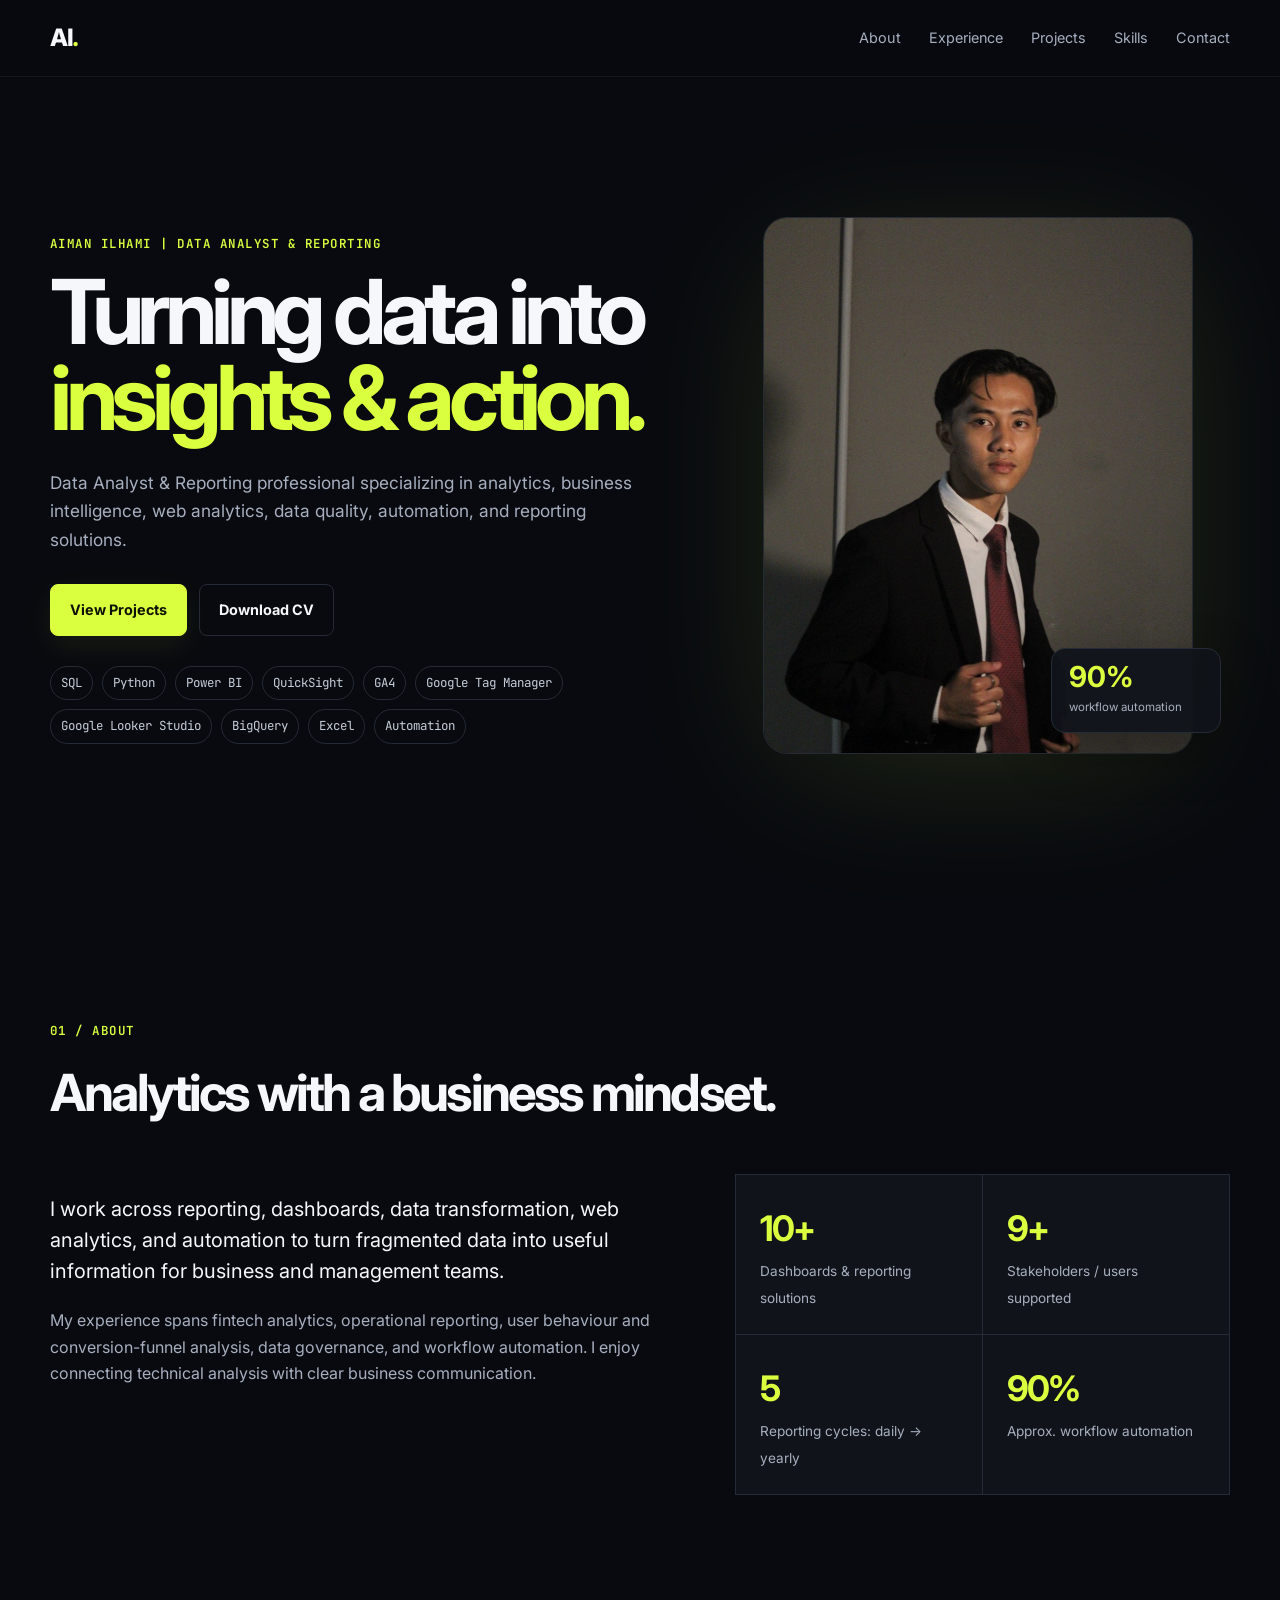
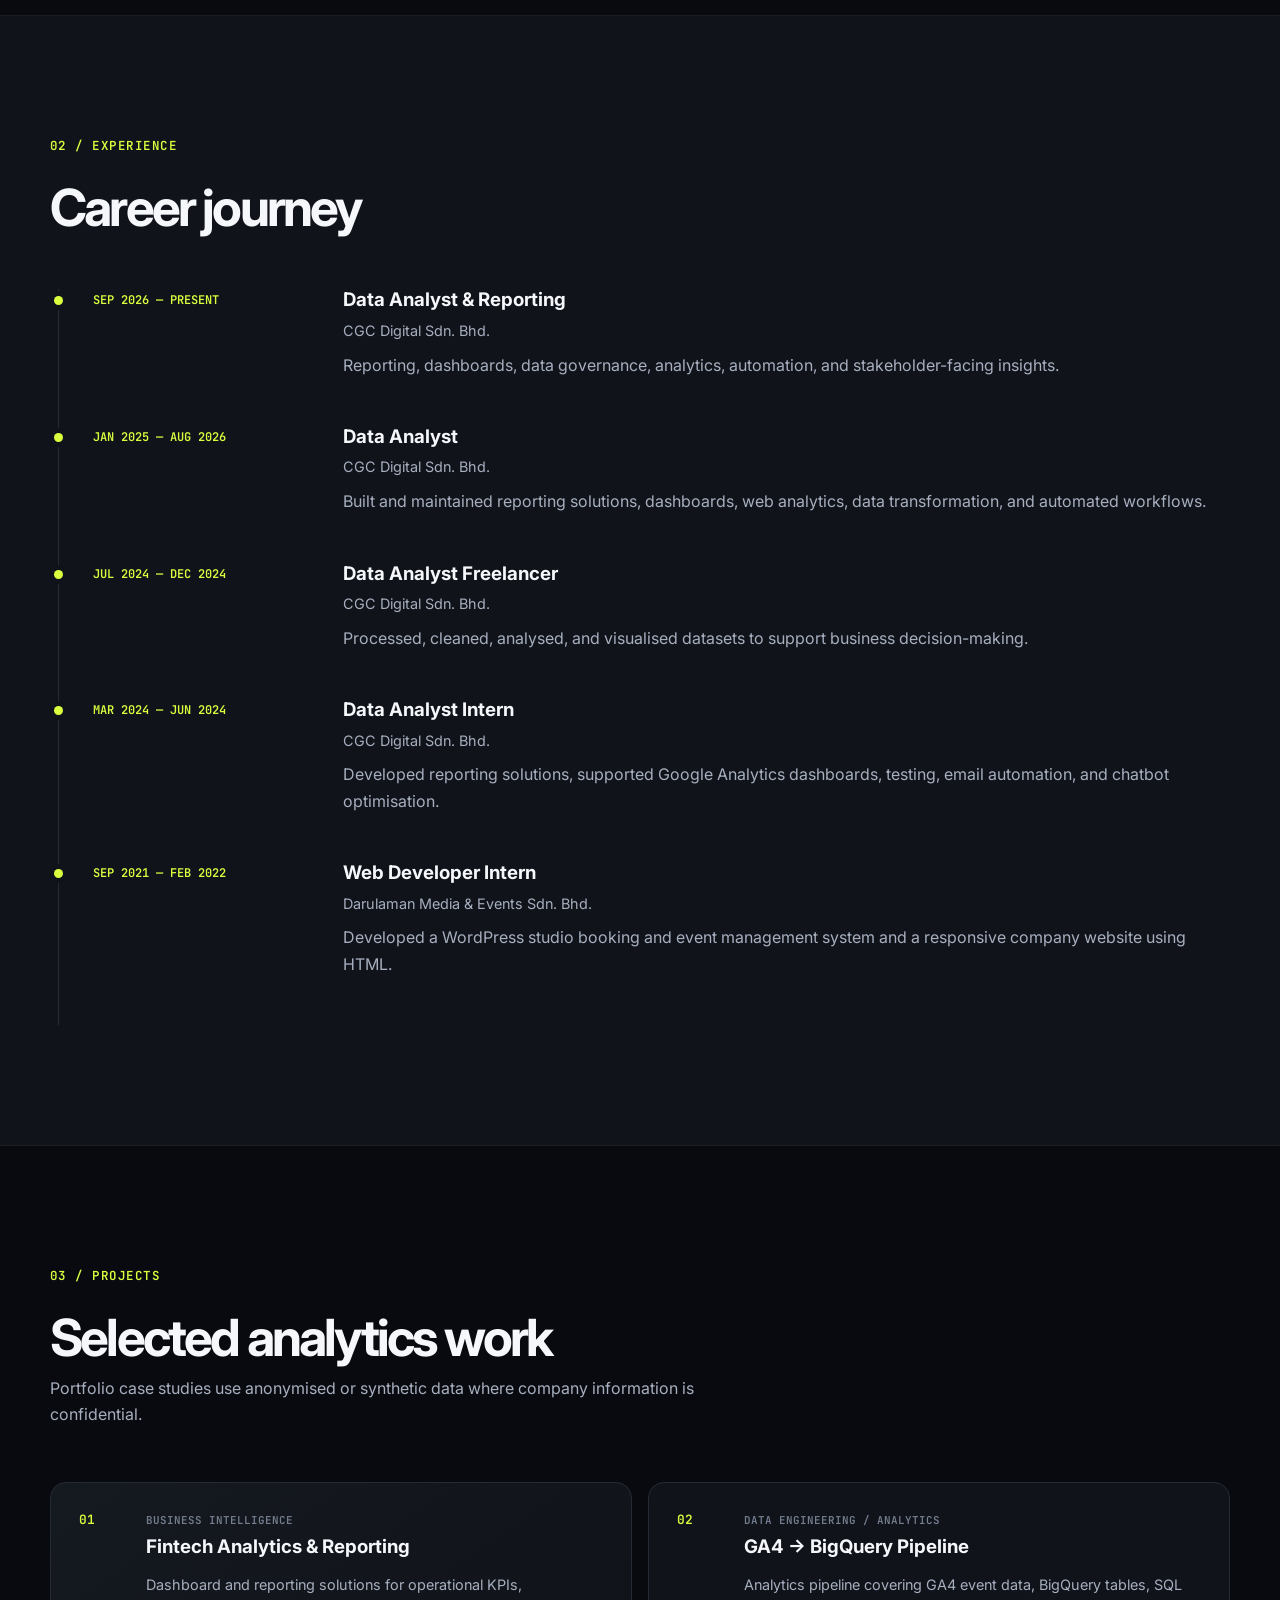
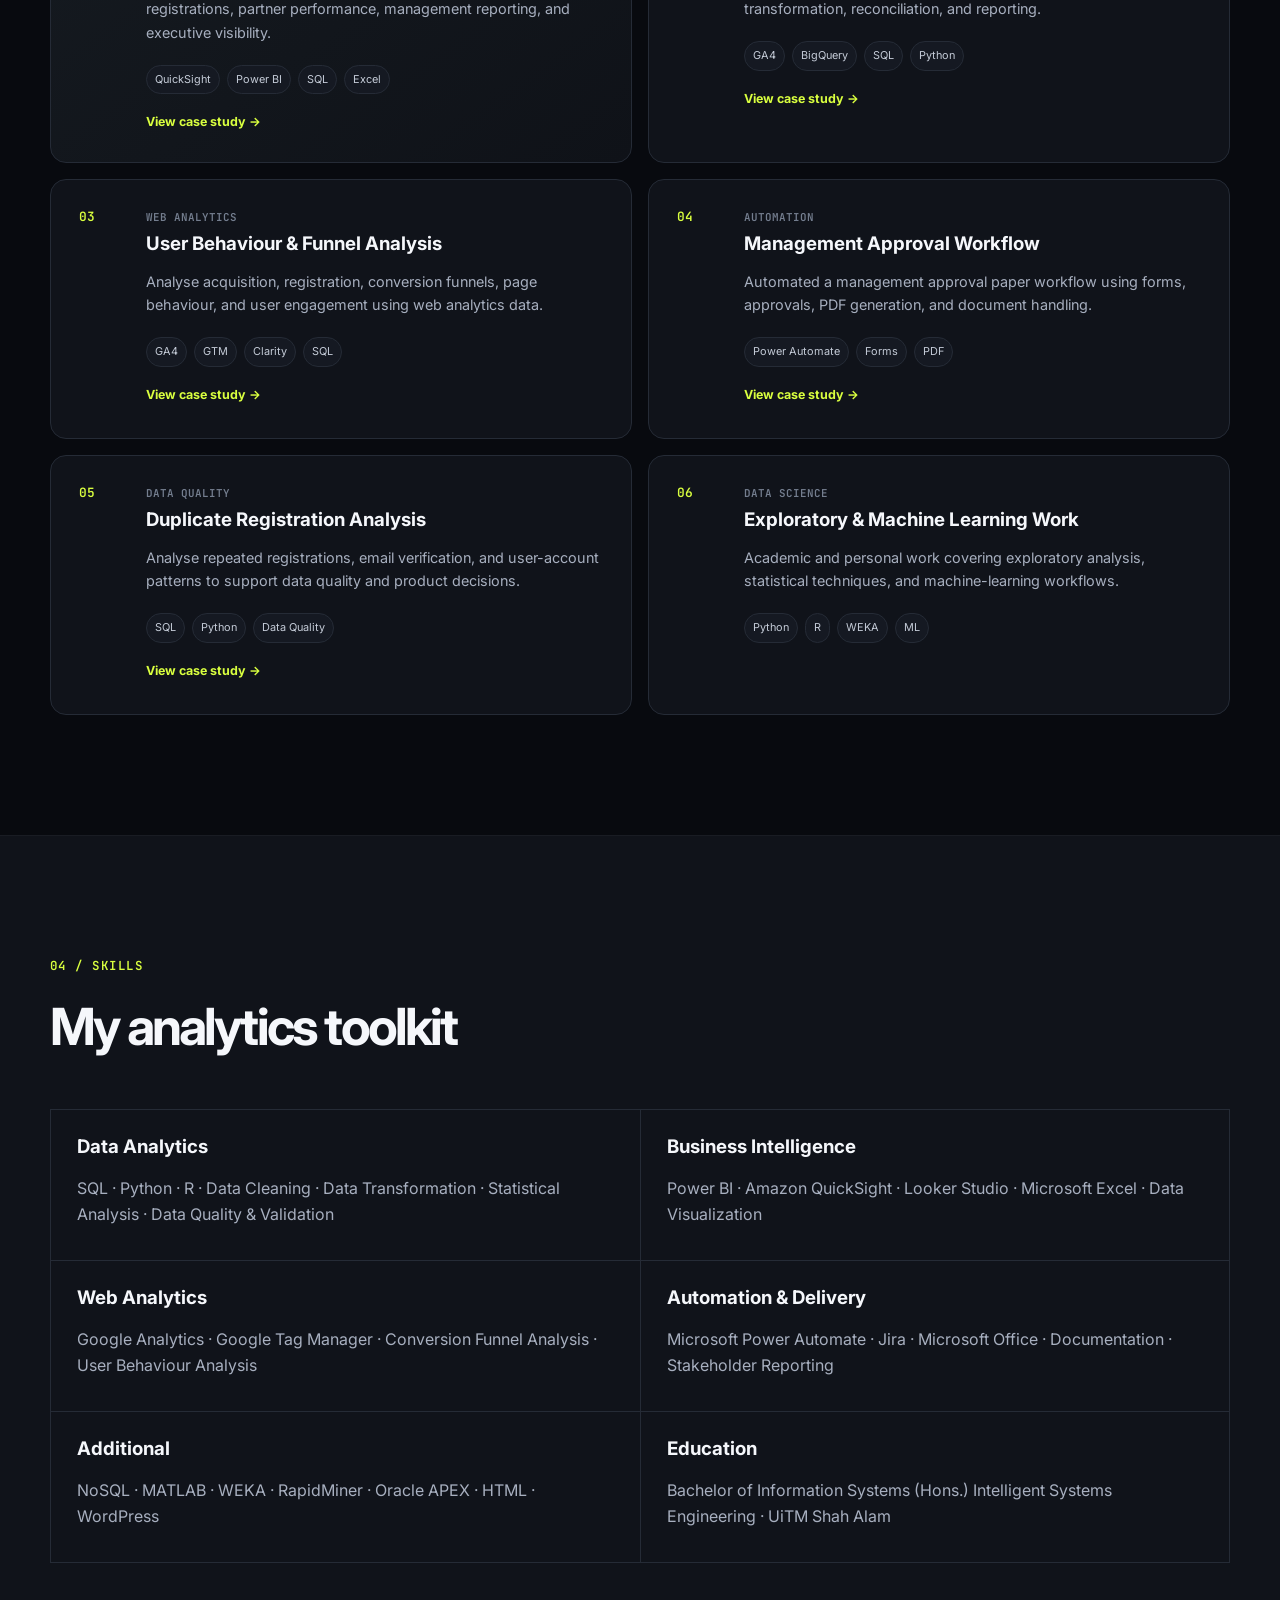
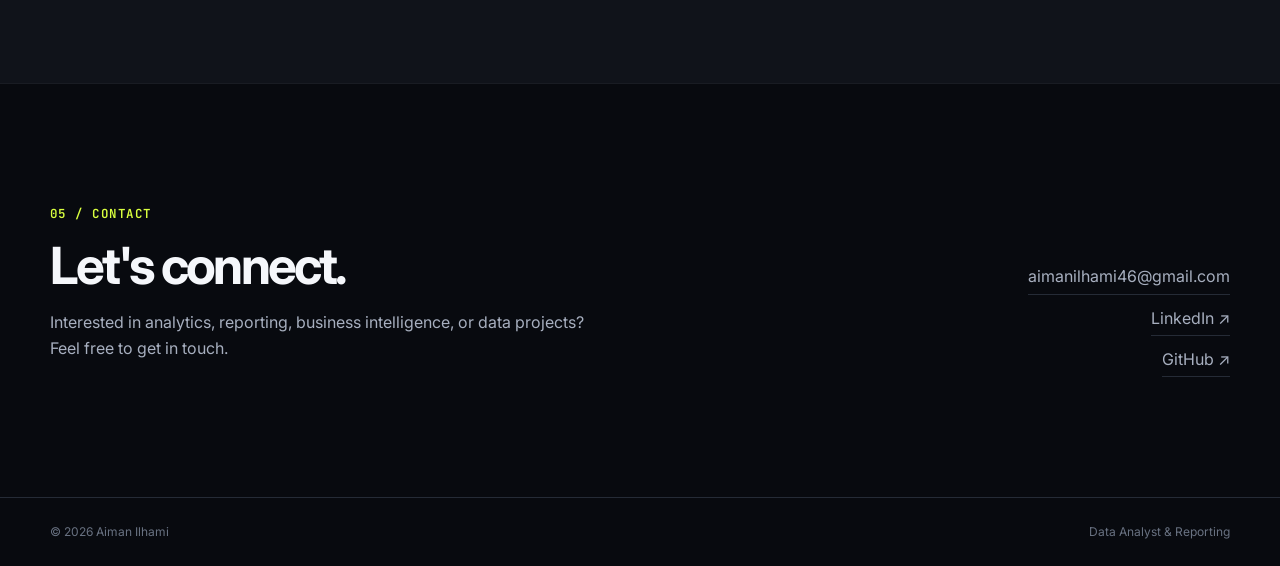
<file: index.html>
<!DOCTYPE html><html lang="en"><head><meta charset="UTF-8"><meta name="viewport" content="width=device-width, initial-scale=1.0"><meta name="description" content="Aiman Ilhami — Data Analyst & Reporting portfolio covering business intelligence, GA4, BigQuery, SQL, Python, web analytics and automation."><meta name="author" content="Aiman Ilhami"><meta property="og:title" content="Aiman Ilhami | Data Analyst & Reporting"><meta property="og:description" content="Data analytics, business intelligence, web analytics, data quality and automation portfolio."><meta property="og:type" content="website"><meta property="og:url" content="https://ilhami46.github.io/"><meta name="twitter:card" content="summary"><title>Aiman Ilhami | Data Analyst & Reporting</title><link rel="preconnect" href="https://fonts.googleapis.com"><link rel="preconnect" href="https://fonts.gstatic.com" crossorigin><link href="https://fonts.googleapis.com/css2?family=Inter:wght@400;500;600;700;800&family=JetBrains+Mono:wght@500;600&display=swap" rel="stylesheet"><link rel="stylesheet" href="css/style.css"></head><body><header class="site-header"><nav class="nav container"><a class="brand" href="#home">AI<span>.</span></a><button class="menu-toggle" aria-label="Open navigation" aria-expanded="false">☰</button><div class="nav-links"><a href="#about">About</a><a href="#experience">Experience</a><a href="#projects">Projects</a><a href="#skills">Skills</a><a href="#contact">Contact</a></div></nav></header><main><section id="home" class="hero container"><div class="hero-copy"><p class="eyebrow">AIMAN ILHAMI | DATA ANALYST & REPORTING</p><h1>Turning data into <span>insights & action.</span></h1><p class="hero-text">Data Analyst & Reporting professional specializing in analytics, business intelligence, web analytics, data quality, automation, and reporting solutions.</p><div class="hero-actions"><a class="btn btn-primary" href="#projects">View Projects</a><a class="btn btn-secondary" href="assets/Aiman_Ilhami_CV.pdf" target="_blank">Download CV</a></div><div class="tech-strip"><span>SQL</span><span>Python</span><span>Power BI</span><span>QuickSight</span><span>GA4</span><span>Google Tag Manager</span><span>Google Looker Studio</span><span>BigQuery</span><span>Excel</span><span>Automation</span></div></div><div class="hero-photo-wrap"><div class="photo-glow"></div><img class="hero-photo" src="assets/profile-2.jpg" alt="Aiman Ilhami"><div class="floating-card"><strong>90%</strong><span>workflow automation</span></div></div></section><section id="about" class="section container"><div class="section-heading"><p class="eyebrow">01 / ABOUT</p><h2>Analytics with a business mindset.</h2></div><div class="about-grid"><div><p class="lead">I work across reporting, dashboards, data transformation, web analytics, and automation to turn fragmented data into useful information for business and management teams.</p><p>My experience spans fintech analytics, operational reporting, user behaviour and conversion-funnel analysis, data governance, and workflow automation. I enjoy connecting technical analysis with clear business communication.</p></div><div class="stat-grid"><div class="stat"><strong>10+</strong><span>Dashboards & reporting solutions</span></div><div class="stat"><strong>9+</strong><span>Stakeholders / users supported</span></div><div class="stat"><strong>5</strong><span>Reporting cycles: daily → yearly</span></div><div class="stat"><strong>90%</strong><span>Approx. workflow automation</span></div></div></div></section><section id="experience" class="section section-alt"><div class="container"><div class="section-heading"><p class="eyebrow">02 / EXPERIENCE</p><h2>Career journey</h2></div><div class="timeline"><article class="timeline-item"><div class="timeline-date">SEP 2026 — PRESENT</div><div class="timeline-content"><h3>Data Analyst & Reporting</h3><p class="company">CGC Digital Sdn. Bhd.</p><p>Reporting, dashboards, data governance, analytics, automation, and stakeholder-facing insights.</p></div></article><article class="timeline-item"><div class="timeline-date">JAN 2025 — AUG 2026</div><div class="timeline-content"><h3>Data Analyst</h3><p class="company">CGC Digital Sdn. Bhd.</p><p>Built and maintained reporting solutions, dashboards, web analytics, data transformation, and automated workflows.</p></div></article><article class="timeline-item"><div class="timeline-date">JUL 2024 — DEC 2024</div><div class="timeline-content"><h3>Data Analyst Freelancer</h3><p class="company">CGC Digital Sdn. Bhd.</p><p>Processed, cleaned, analysed, and visualised datasets to support business decision-making.</p></div></article><article class="timeline-item"><div class="timeline-date">MAR 2024 — JUN 2024</div><div class="timeline-content"><h3>Data Analyst Intern</h3><p class="company">CGC Digital Sdn. Bhd.</p><p>Developed reporting solutions, supported Google Analytics dashboards, testing, email automation, and chatbot optimisation.</p></div></article><article class="timeline-item"><div class="timeline-date">SEP 2021 — FEB 2022</div><div class="timeline-content"><h3>Web Developer Intern</h3><p class="company">Darulaman Media & Events Sdn. Bhd.</p><p>Developed a WordPress studio booking and event management system and a responsive company website using HTML.</p></div></article></div></div></section><section id="projects" class="section container"><div class="section-heading"><p class="eyebrow">03 / PROJECTS</p><h2>Selected analytics work</h2><p>Portfolio case studies use anonymised or synthetic data where company information is confidential.</p></div><div class="project-grid"><article class="project-card featured"><div class="project-number">01</div><div><p class="project-type">BUSINESS INTELLIGENCE</p><h3>Fintech Analytics & Reporting</h3><p>Dashboard and reporting solutions for operational KPIs, registrations, partner performance, management reporting, and executive visibility.</p><div class="tags"><span>QuickSight</span><span>Power BI</span><span>SQL</span><span>Excel</span></div><a class="project-link" href="projects/fintech-analytics/">View case study →</a></div></article><article class="project-card"><div class="project-number">02</div><div><p class="project-type">DATA ENGINEERING / ANALYTICS</p><h3>GA4 → BigQuery Pipeline</h3><p>Analytics pipeline covering GA4 event data, BigQuery tables, SQL transformation, reconciliation, and reporting.</p><div class="tags"><span>GA4</span><span>BigQuery</span><span>SQL</span><span>Python</span></div><a class="project-link" href="projects/ga4-bigquery/">View case study →</a></div></article><article class="project-card"><div class="project-number">03</div><div><p class="project-type">WEB ANALYTICS</p><h3>User Behaviour & Funnel Analysis</h3><p>Analyse acquisition, registration, conversion funnels, page behaviour, and user engagement using web analytics data.</p><div class="tags"><span>GA4</span><span>GTM</span><span>Clarity</span><span>SQL</span></div><a class="project-link" href="projects/web-analytics/">View case study →</a></div></article><article class="project-card"><div class="project-number">04</div><div><p class="project-type">AUTOMATION</p><h3>Management Approval Workflow</h3><p>Automated a management approval paper workflow using forms, approvals, PDF generation, and document handling.</p><div class="tags"><span>Power Automate</span><span>Forms</span><span>PDF</span></div><a class="project-link" href="projects/power-automate/">View case study →</a></div></article><article class="project-card"><div class="project-number">05</div><div><p class="project-type">DATA QUALITY</p><h3>Duplicate Registration Analysis</h3><p>Analyse repeated registrations, email verification, and user-account patterns to support data quality and product decisions.</p><div class="tags"><span>SQL</span><span>Python</span><span>Data Quality</span></div><a class="project-link" href="projects/registration-analysis/">View case study →</a></div></article><article class="project-card"><div class="project-number">06</div><div><p class="project-type">DATA SCIENCE</p><h3>Exploratory & Machine Learning Work</h3><p>Academic and personal work covering exploratory analysis, statistical techniques, and machine-learning workflows.</p><div class="tags"><span>Python</span><span>R</span><span>WEKA</span><span>ML</span></div></div></article></div></section><section id="skills" class="section section-alt"><div class="container"><div class="section-heading"><p class="eyebrow">04 / SKILLS</p><h2>My analytics toolkit</h2></div><div class="skills-grid"><div class="skill-group"><h3>Data Analytics</h3><p>SQL · Python · R · Data Cleaning · Data Transformation · Statistical Analysis · Data Quality & Validation</p></div><div class="skill-group"><h3>Business Intelligence</h3><p>Power BI · Amazon QuickSight · Looker Studio · Microsoft Excel · Data Visualization</p></div><div class="skill-group"><h3>Web Analytics</h3><p>Google Analytics · Google Tag Manager · Conversion Funnel Analysis · User Behaviour Analysis</p></div><div class="skill-group"><h3>Automation & Delivery</h3><p>Microsoft Power Automate · Jira · Microsoft Office · Documentation · Stakeholder Reporting</p></div><div class="skill-group"><h3>Additional</h3><p>NoSQL · MATLAB · WEKA · RapidMiner · Oracle APEX · HTML · WordPress</p></div><div class="skill-group"><h3>Education</h3><p>Bachelor of Information Systems (Hons.) Intelligent Systems Engineering · UiTM Shah Alam</p></div></div></div></section><section id="contact" class="section container contact-section"><div><p class="eyebrow">05 / CONTACT</p><h2>Let's connect.</h2><p>Interested in analytics, reporting, business intelligence, or data projects? Feel free to get in touch.</p></div><div class="contact-links"><a href="mailto:aimanilhami46@gmail.com">aimanilhami46@gmail.com</a><a href="https://www.linkedin.com/in/aiman-ilhami-9b28532a3/" target="_blank" rel="noopener">LinkedIn ↗</a><a href="https://github.com/ilhami46" target="_blank" rel="noopener">GitHub ↗</a></div></section></main><footer class="footer"><div class="container footer-inner"><span>© 2026 Aiman Ilhami</span><span>Data Analyst & Reporting</span></div></footer><script src="js/script.js"></script></body></html>
</file>
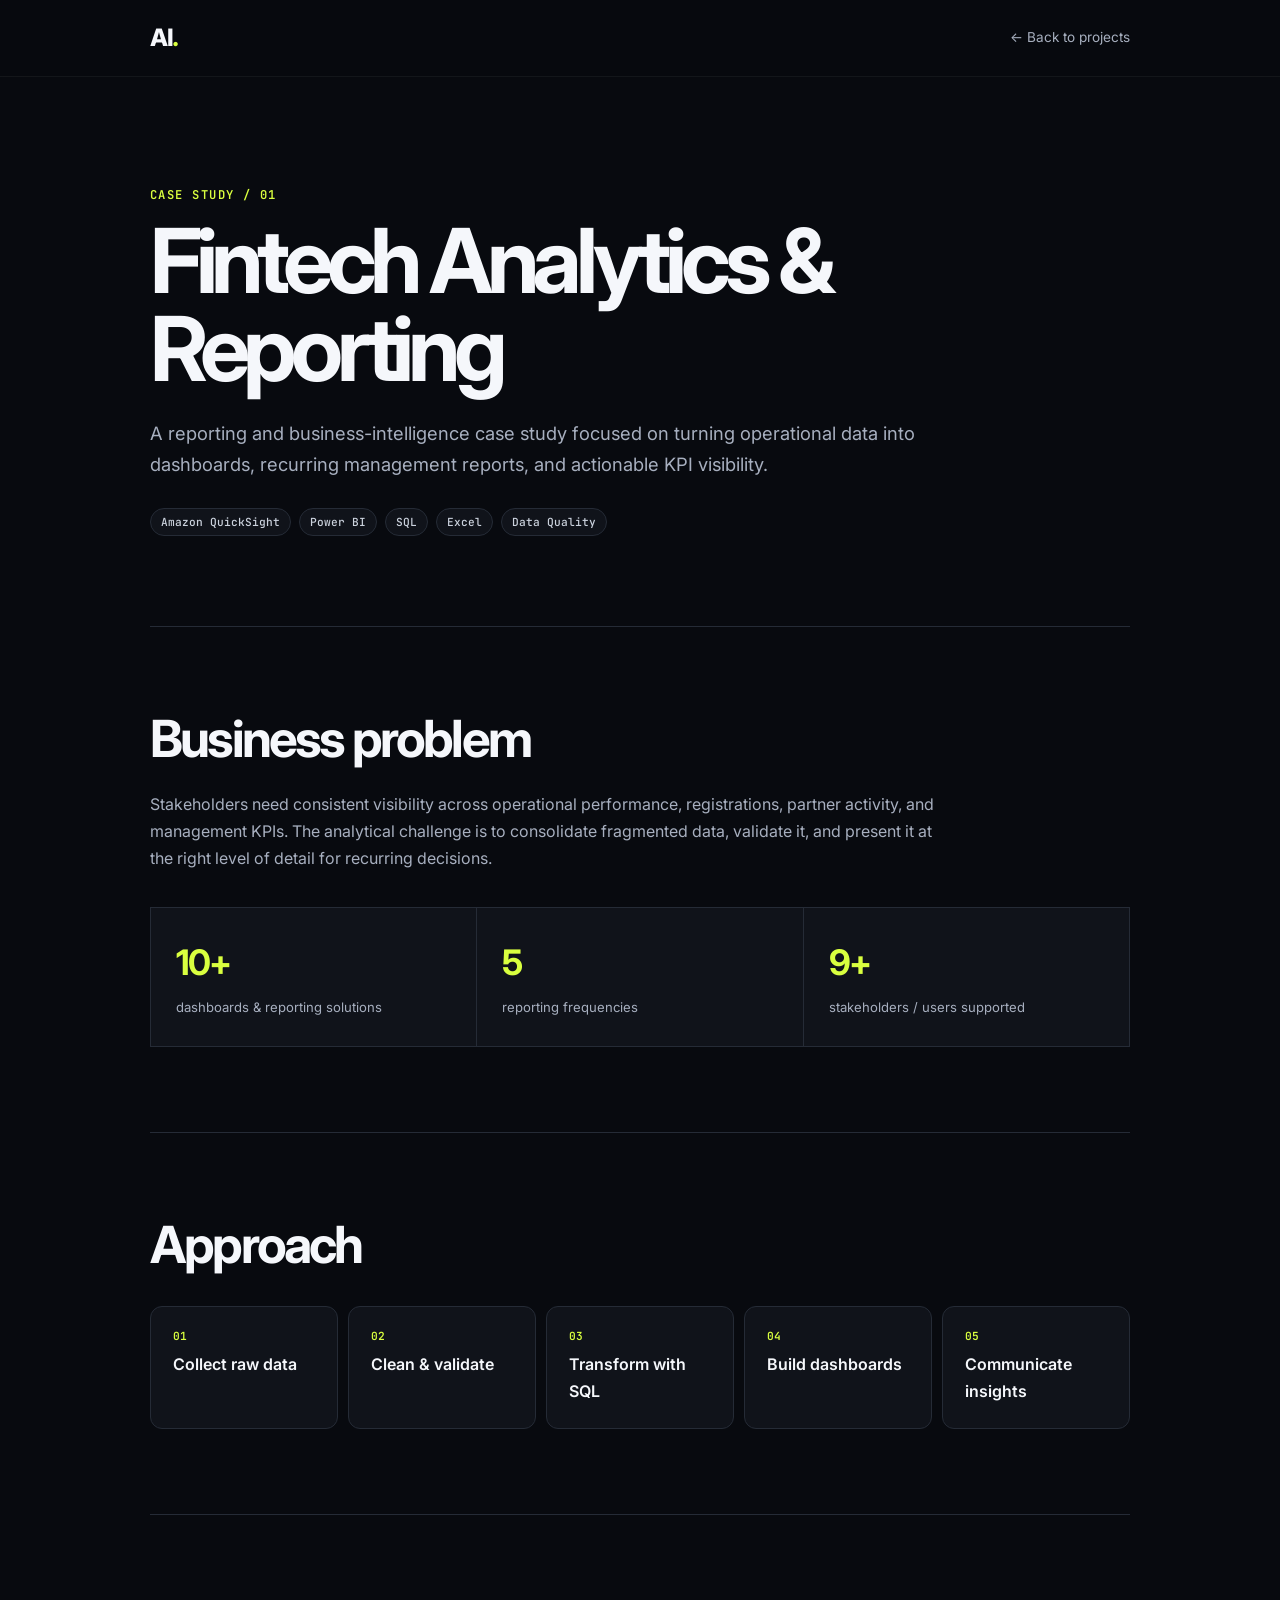
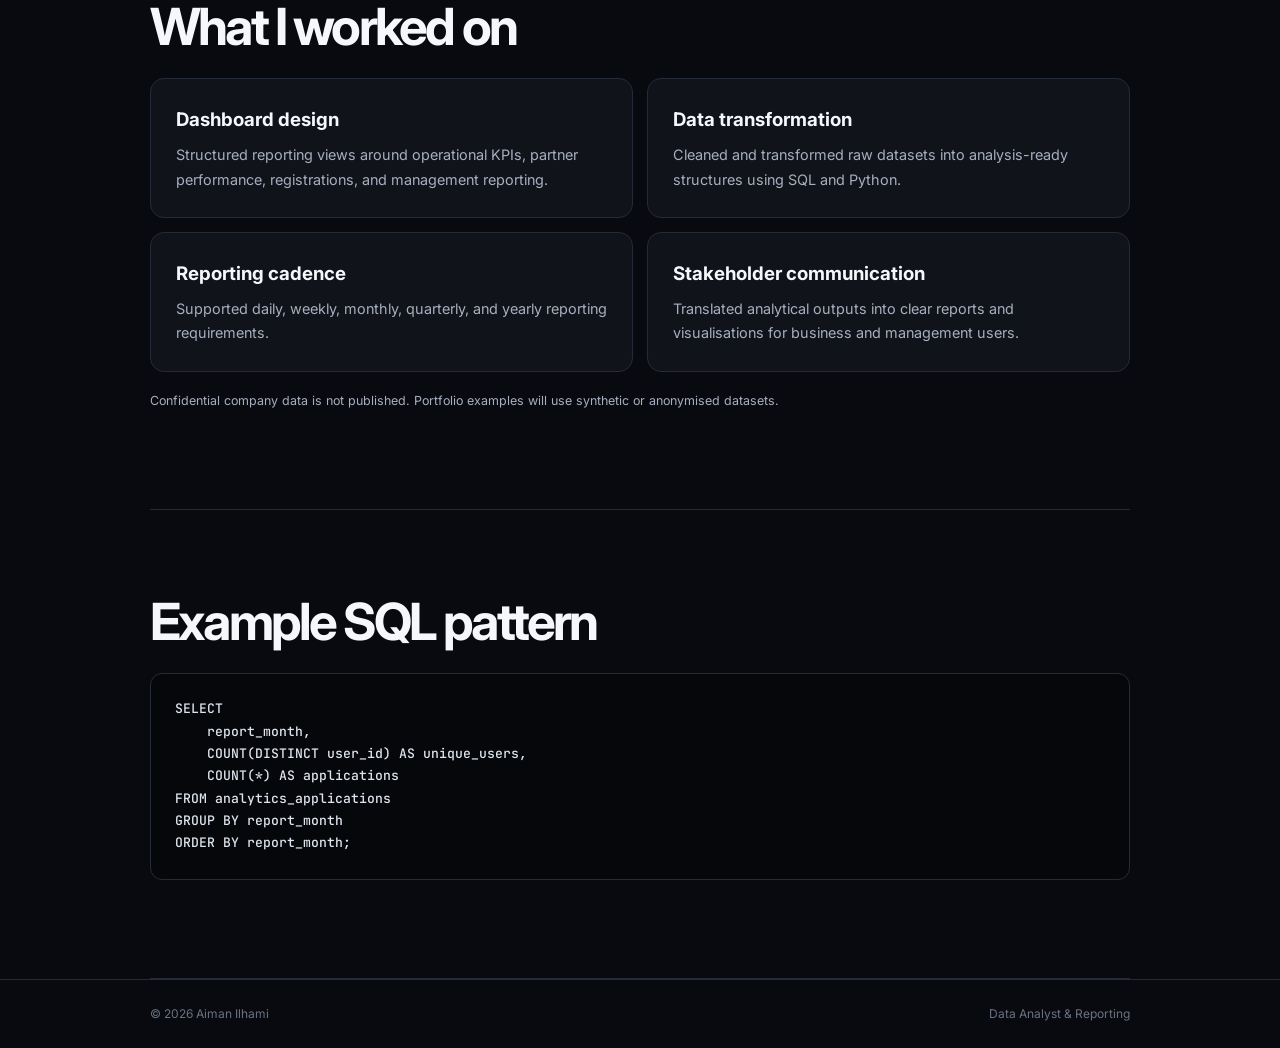
<file: projects/fintech-analytics/index.html>
<!DOCTYPE html><html lang="en"><head><meta charset="UTF-8"><meta name="viewport" content="width=device-width,initial-scale=1"><title>Fintech Analytics & Reporting | Aiman Ilhami</title><link rel="preconnect" href="https://fonts.googleapis.com"><link rel="preconnect" href="https://fonts.gstatic.com" crossorigin><link href="https://fonts.googleapis.com/css2?family=Inter:wght@400;500;600;700;800&family=JetBrains+Mono:wght@500;600&display=swap" rel="stylesheet"><link rel="stylesheet" href="../../css/project.css"></head><body><header><nav class="nav container"><a class="brand" href="../../">AI<span>.</span></a><a class="back" href="../../#projects">← Back to projects</a></nav></header><main><div class="container"><section class="hero"><p class="eyebrow">CASE STUDY / 01</p><h1>Fintech Analytics & Reporting</h1><p class="intro">A reporting and business-intelligence case study focused on turning operational data into dashboards, recurring management reports, and actionable KPI visibility.</p><div class="tags"><span class="tag">Amazon QuickSight</span><span class="tag">Power BI</span><span class="tag">SQL</span><span class="tag">Excel</span><span class="tag">Data Quality</span></div></section><section class="section"><h2>Business problem</h2><p>Stakeholders need consistent visibility across operational performance, registrations, partner activity, and management KPIs. The analytical challenge is to consolidate fragmented data, validate it, and present it at the right level of detail for recurring decisions.</p><div class="grid"><div class="metric"><strong>10+</strong><span>dashboards & reporting solutions</span></div><div class="metric"><strong>5</strong><span>reporting frequencies</span></div><div class="metric"><strong>9+</strong><span>stakeholders / users supported</span></div></div></section><section class="section"><h2>Approach</h2><div class="flow"><div class="step"><b>01</b><span>Collect raw data</span></div><div class="step"><b>02</b><span>Clean & validate</span></div><div class="step"><b>03</b><span>Transform with SQL</span></div><div class="step"><b>04</b><span>Build dashboards</span></div><div class="step"><b>05</b><span>Communicate insights</span></div></div></section><section class="section"><h2>What I worked on</h2><div class="insights"><div class="insight"><h3>Dashboard design</h3><p>Structured reporting views around operational KPIs, partner performance, registrations, and management reporting.</p></div><div class="insight"><h3>Data transformation</h3><p>Cleaned and transformed raw datasets into analysis-ready structures using SQL and Python.</p></div><div class="insight"><h3>Reporting cadence</h3><p>Supported daily, weekly, monthly, quarterly, and yearly reporting requirements.</p></div><div class="insight"><h3>Stakeholder communication</h3><p>Translated analytical outputs into clear reports and visualisations for business and management users.</p></div></div><p class="note">Confidential company data is not published. Portfolio examples will use synthetic or anonymised datasets.</p></section><section class="section"><h2>Example SQL pattern</h2><pre class="code">SELECT
    report_month,
    COUNT(DISTINCT user_id) AS unique_users,
    COUNT(*) AS applications
FROM analytics_applications
GROUP BY report_month
ORDER BY report_month;</pre></section></div></main><footer class="footer"><div class="container footer-inner"><span>© 2026 Aiman Ilhami</span><span>Data Analyst & Reporting</span></div></footer></body></html>
</file>
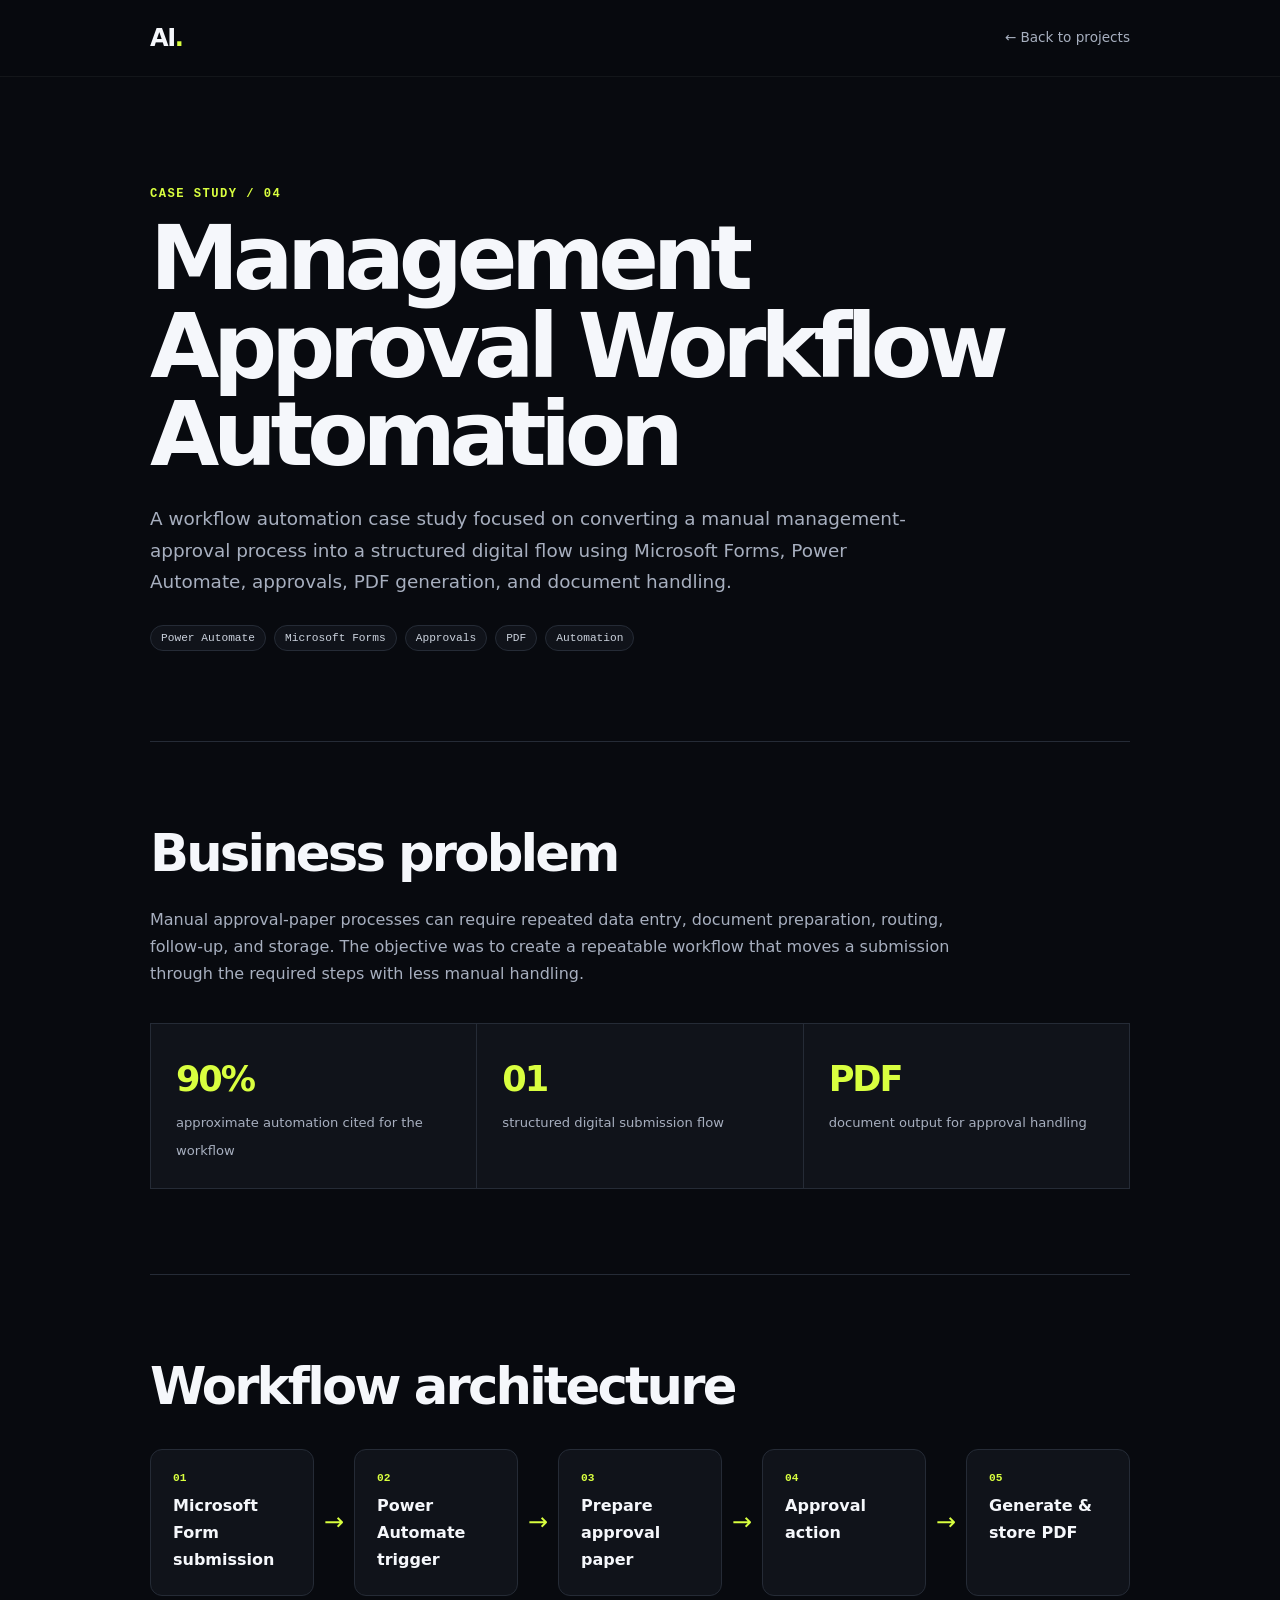
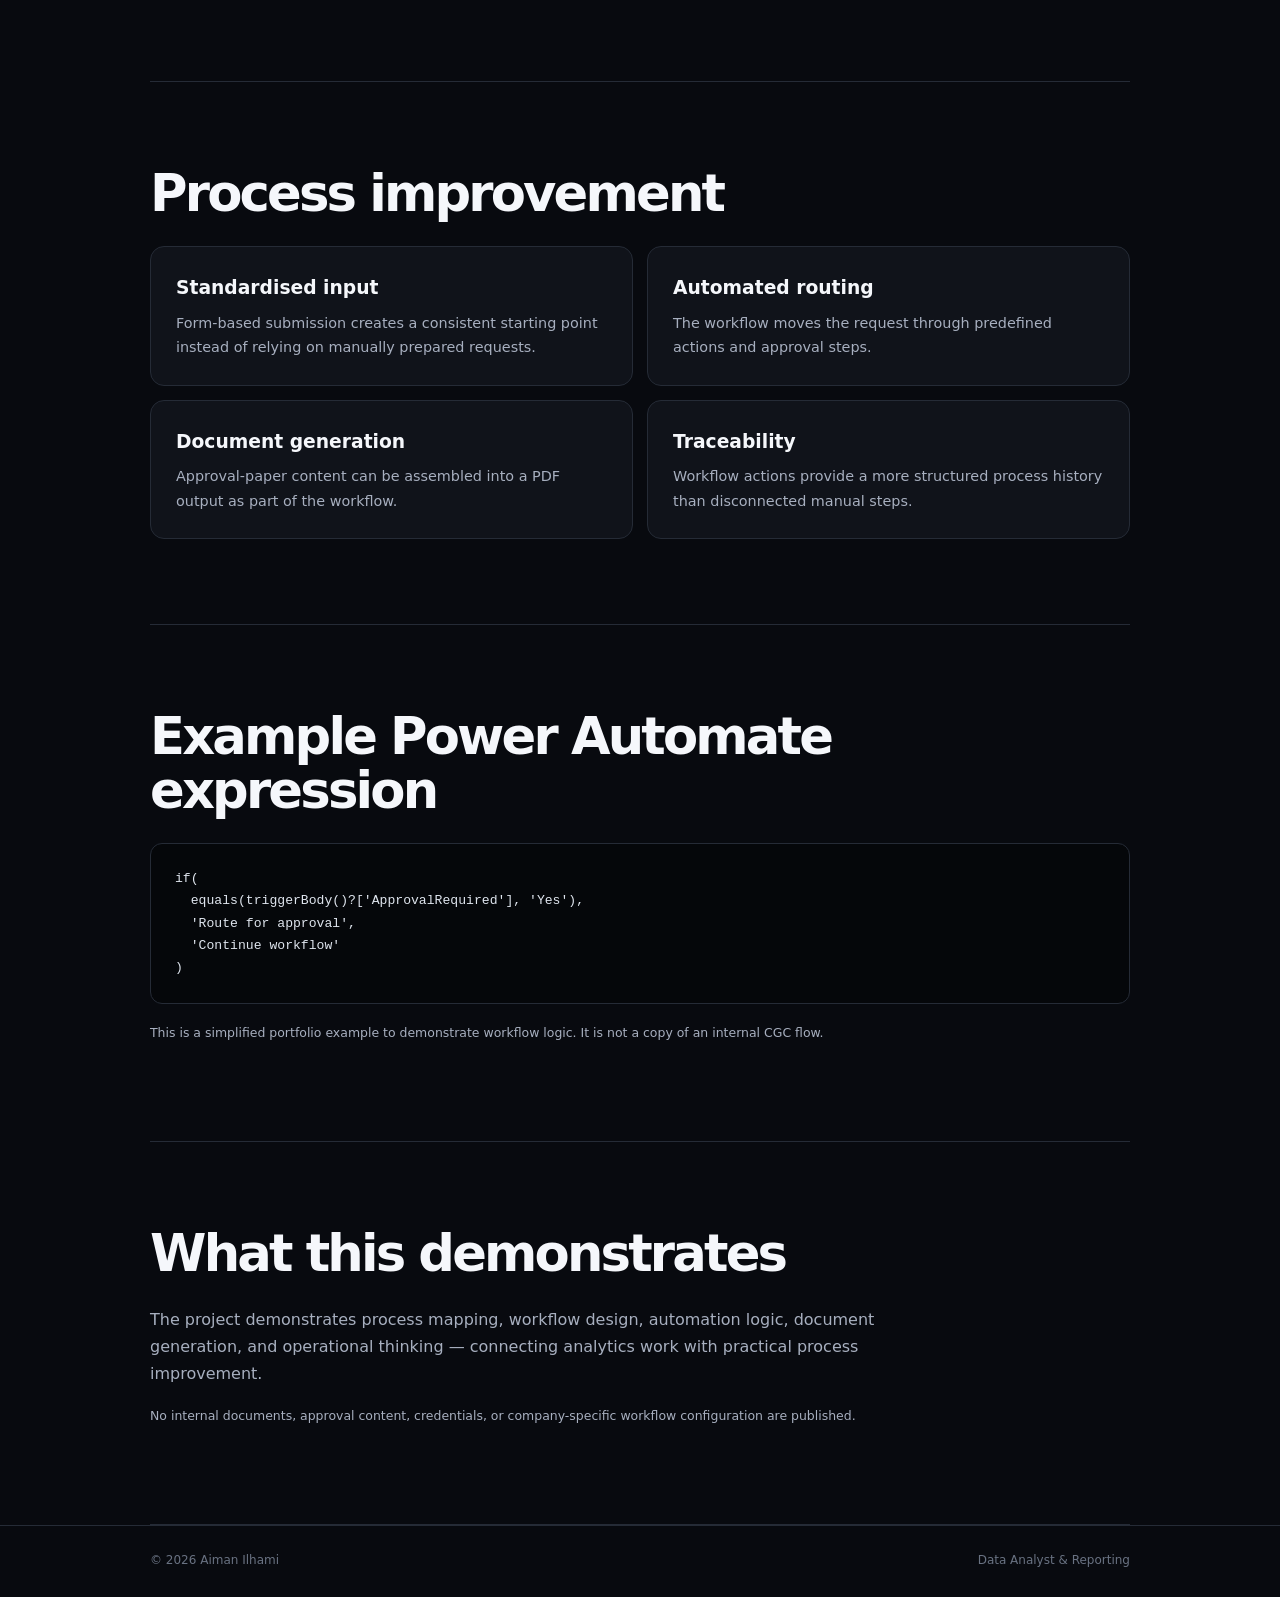
<file: projects/power-automate/index.html>
<!DOCTYPE html><html lang="en"><head><meta charset="UTF-8"><meta name="viewport" content="width=device-width,initial-scale=1"><meta name="description" content="Power Automate management approval workflow case study by Aiman Ilhami"><title>Management Approval Automation | Aiman Ilhami</title><link rel="stylesheet" href="../../css/project.css"></head><body><header><nav class="nav container"><a class="brand" href="../../">AI<span>.</span></a><a class="back" href="../../#projects">← Back to projects</a></nav></header><main><div class="container"><section class="hero"><p class="eyebrow">CASE STUDY / 04</p><h1>Management Approval Workflow Automation</h1><p class="intro">A workflow automation case study focused on converting a manual management-approval process into a structured digital flow using Microsoft Forms, Power Automate, approvals, PDF generation, and document handling.</p><div class="tags"><span class="tag">Power Automate</span><span class="tag">Microsoft Forms</span><span class="tag">Approvals</span><span class="tag">PDF</span><span class="tag">Automation</span></div></section><section class="section"><h2>Business problem</h2><p>Manual approval-paper processes can require repeated data entry, document preparation, routing, follow-up, and storage. The objective was to create a repeatable workflow that moves a submission through the required steps with less manual handling.</p><div class="grid"><div class="metric"><strong>90%</strong><span>approximate automation cited for the workflow</span></div><div class="metric"><strong>01</strong><span>structured digital submission flow</span></div><div class="metric"><strong>PDF</strong><span>document output for approval handling</span></div></div></section><section class="section"><h2>Workflow architecture</h2><div class="flow"><div class="step"><b>01</b><span>Microsoft Form submission</span></div><div class="arrow">→</div><div class="step"><b>02</b><span>Power Automate trigger</span></div><div class="arrow">→</div><div class="step"><b>03</b><span>Prepare approval paper</span></div><div class="arrow">→</div><div class="step"><b>04</b><span>Approval action</span></div><div class="arrow">→</div><div class="step"><b>05</b><span>Generate & store PDF</span></div></div></section><section class="section"><h2>Process improvement</h2><div class="insights"><div class="insight"><h3>Standardised input</h3><p>Form-based submission creates a consistent starting point instead of relying on manually prepared requests.</p></div><div class="insight"><h3>Automated routing</h3><p>The workflow moves the request through predefined actions and approval steps.</p></div><div class="insight"><h3>Document generation</h3><p>Approval-paper content can be assembled into a PDF output as part of the workflow.</p></div><div class="insight"><h3>Traceability</h3><p>Workflow actions provide a more structured process history than disconnected manual steps.</p></div></div></section><section class="section"><h2>Example Power Automate expression</h2><pre class="code">if(
  equals(triggerBody()?['ApprovalRequired'], 'Yes'),
  'Route for approval',
  'Continue workflow'
)</pre><p class="note">This is a simplified portfolio example to demonstrate workflow logic. It is not a copy of an internal CGC flow.</p></section><section class="section"><h2>What this demonstrates</h2><p>The project demonstrates process mapping, workflow design, automation logic, document generation, and operational thinking — connecting analytics work with practical process improvement.</p><p class="note">No internal documents, approval content, credentials, or company-specific workflow configuration are published.</p></section></div></main><footer class="footer"><div class="container footer-inner"><span>© 2026 Aiman Ilhami</span><span>Data Analyst & Reporting</span></div></footer></body></html>
</file>
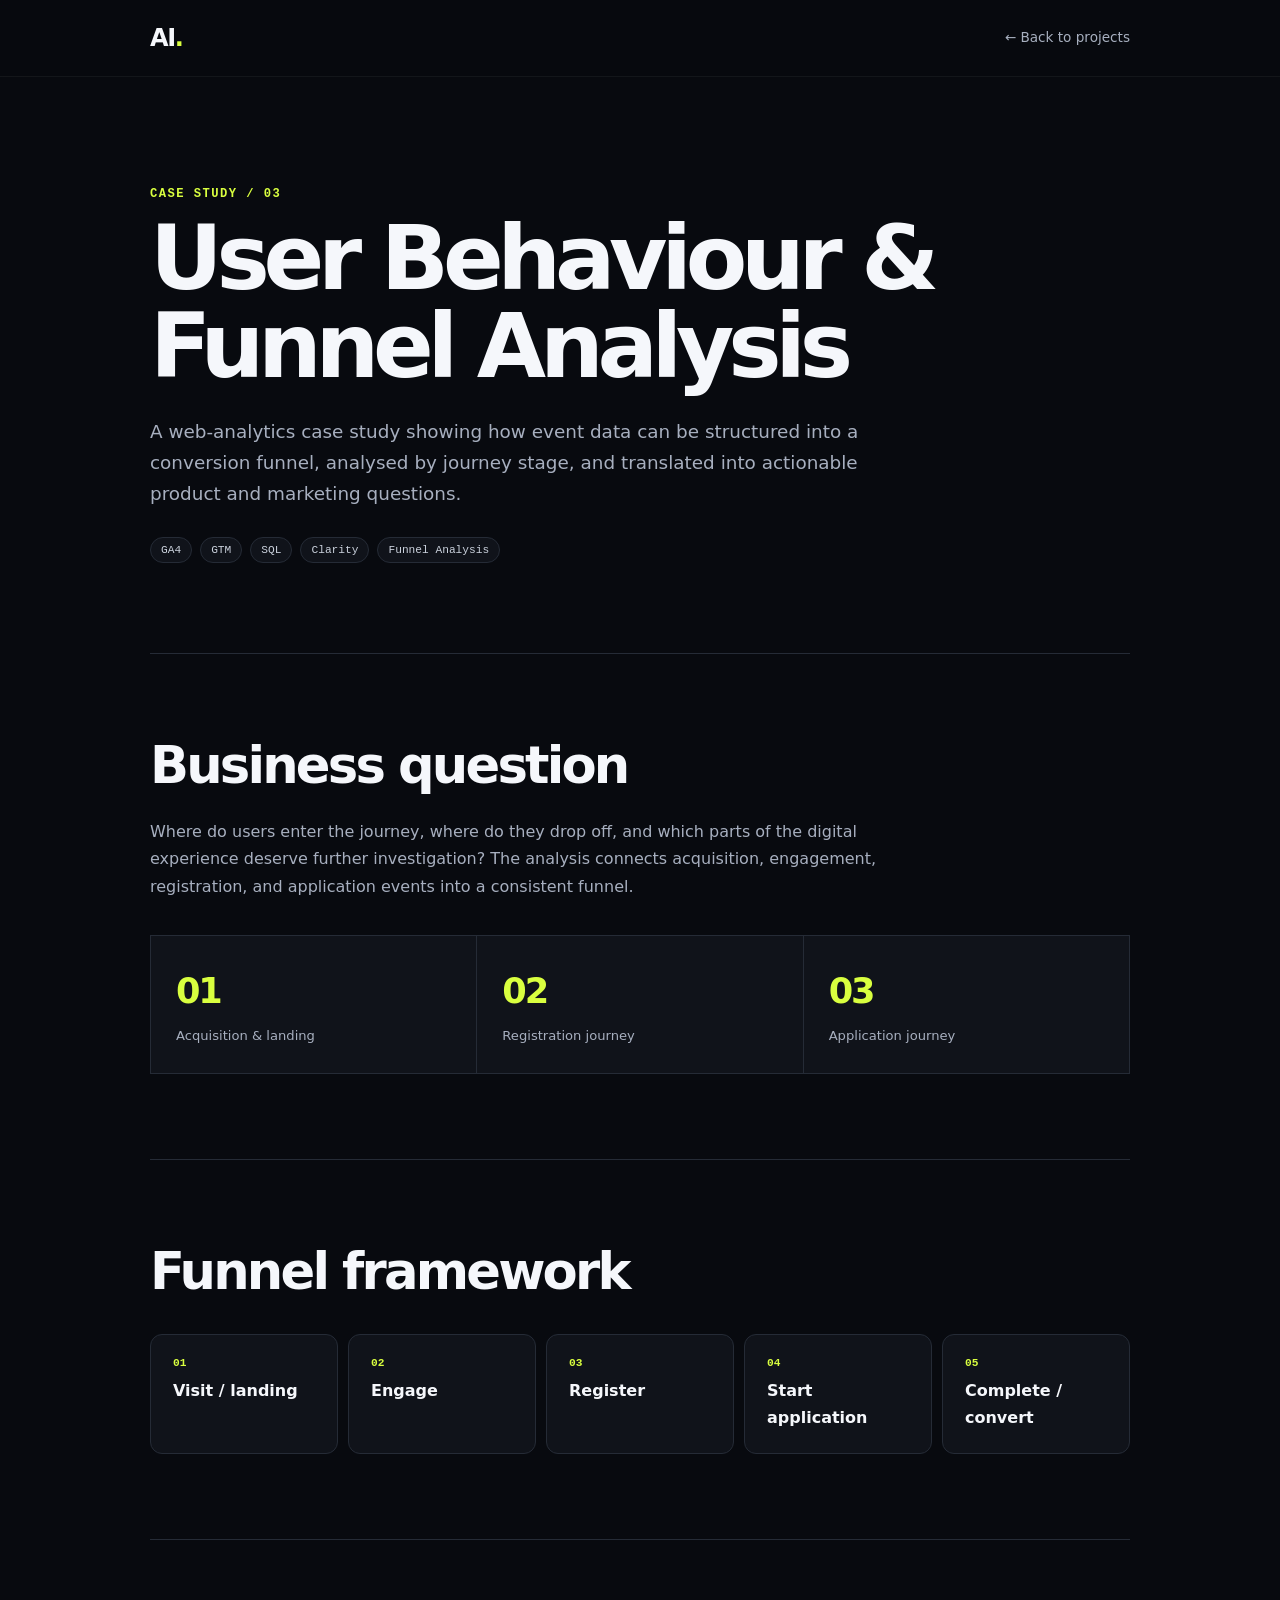
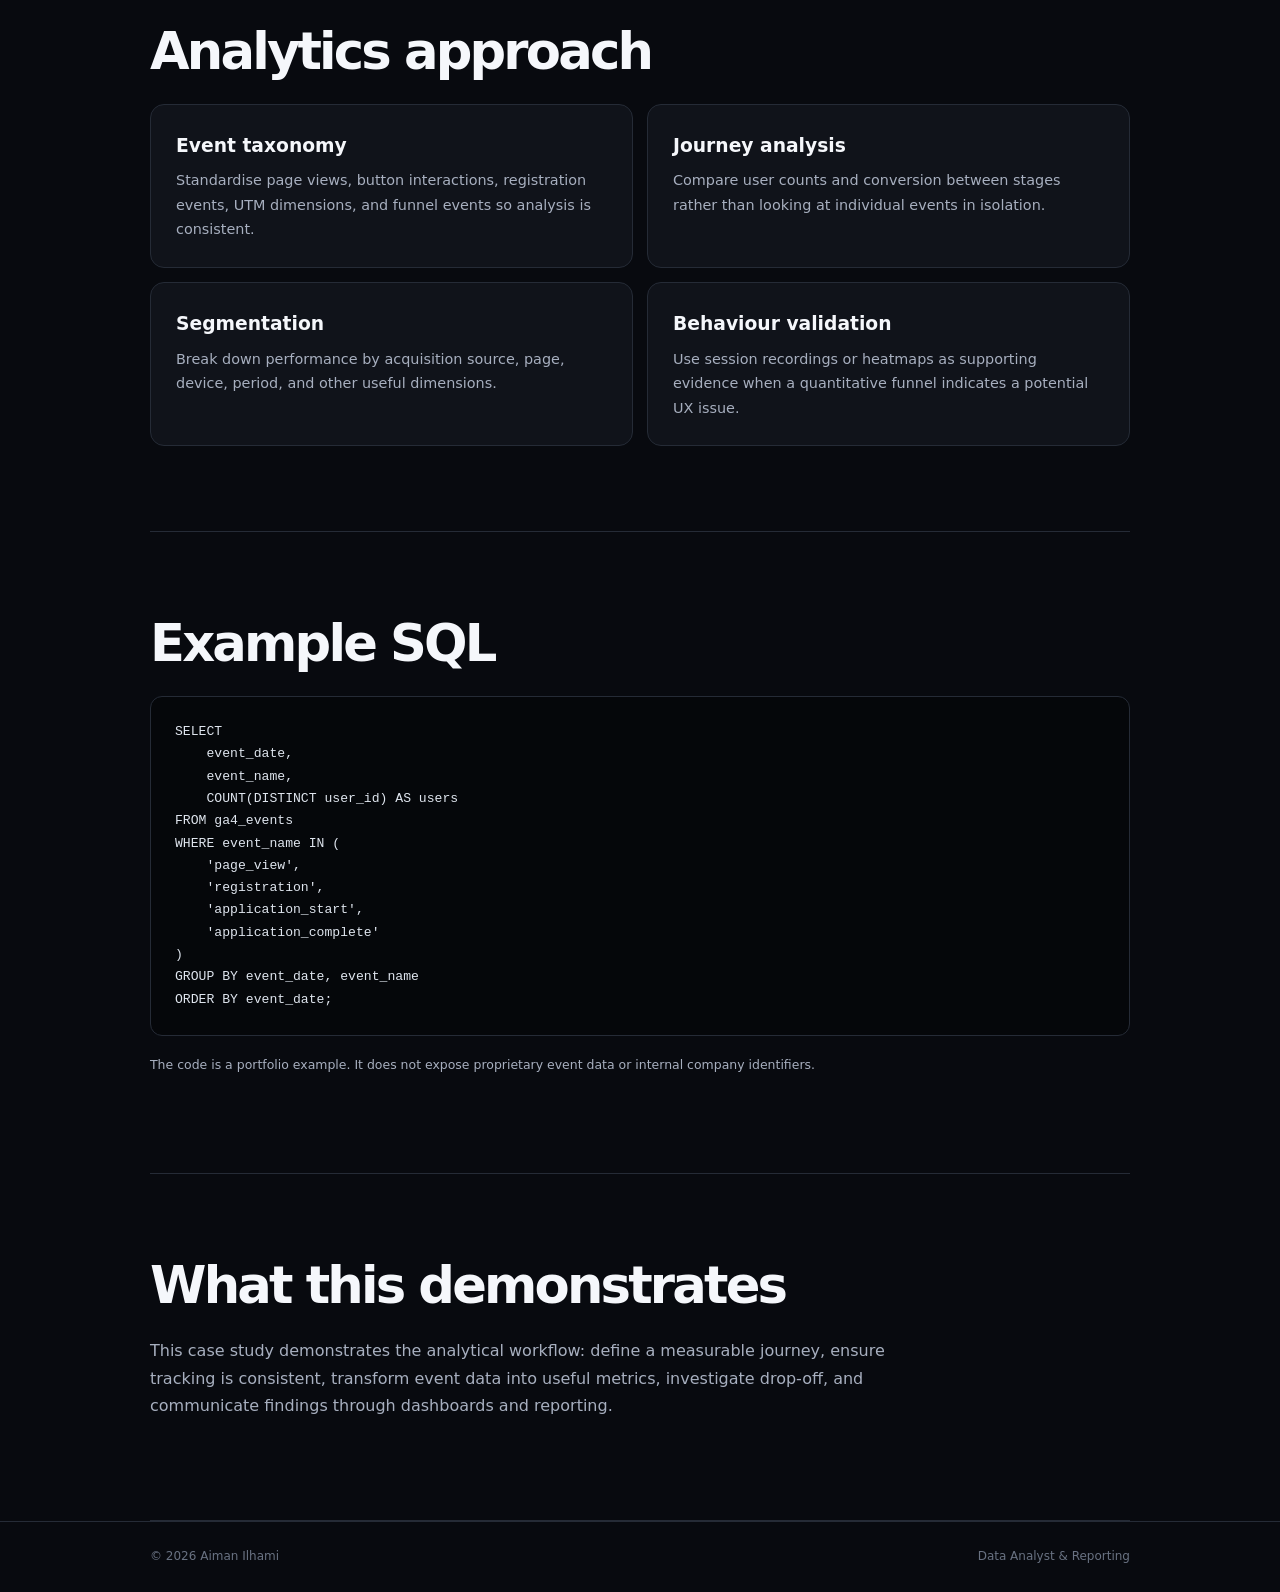
<file: projects/web-analytics/index.html>
<!DOCTYPE html><html lang="en"><head><meta charset="UTF-8"><meta name="viewport" content="width=device-width,initial-scale=1"><title>User Behaviour & Funnel Analysis | Aiman Ilhami</title><link rel="stylesheet" href="../../css/project.css"></head><body><header><nav class="nav container"><a class="brand" href="../../">AI<span>.</span></a><a class="back" href="../../#projects">← Back to projects</a></nav></header><main><div class="container"><section class="hero"><p class="eyebrow">CASE STUDY / 03</p><h1>User Behaviour & Funnel Analysis</h1><p class="intro">A web-analytics case study showing how event data can be structured into a conversion funnel, analysed by journey stage, and translated into actionable product and marketing questions.</p><div class="tags"><span class="tag">GA4</span><span class="tag">GTM</span><span class="tag">SQL</span><span class="tag">Clarity</span><span class="tag">Funnel Analysis</span></div></section><section class="section"><h2>Business question</h2><p>Where do users enter the journey, where do they drop off, and which parts of the digital experience deserve further investigation? The analysis connects acquisition, engagement, registration, and application events into a consistent funnel.</p><div class="grid"><div class="metric"><strong>01</strong><span>Acquisition & landing</span></div><div class="metric"><strong>02</strong><span>Registration journey</span></div><div class="metric"><strong>03</strong><span>Application journey</span></div></div></section><section class="section"><h2>Funnel framework</h2><div class="flow"><div class="step"><b>01</b><span>Visit / landing</span></div><div class="step"><b>02</b><span>Engage</span></div><div class="step"><b>03</b><span>Register</span></div><div class="step"><b>04</b><span>Start application</span></div><div class="step"><b>05</b><span>Complete / convert</span></div></div></section><section class="section"><h2>Analytics approach</h2><div class="insights"><div class="insight"><h3>Event taxonomy</h3><p>Standardise page views, button interactions, registration events, UTM dimensions, and funnel events so analysis is consistent.</p></div><div class="insight"><h3>Journey analysis</h3><p>Compare user counts and conversion between stages rather than looking at individual events in isolation.</p></div><div class="insight"><h3>Segmentation</h3><p>Break down performance by acquisition source, page, device, period, and other useful dimensions.</p></div><div class="insight"><h3>Behaviour validation</h3><p>Use session recordings or heatmaps as supporting evidence when a quantitative funnel indicates a potential UX issue.</p></div></div></section><section class="section"><h2>Example SQL</h2><pre class="code">SELECT
    event_date,
    event_name,
    COUNT(DISTINCT user_id) AS users
FROM ga4_events
WHERE event_name IN (
    'page_view',
    'registration',
    'application_start',
    'application_complete'
)
GROUP BY event_date, event_name
ORDER BY event_date;</pre><p class="note">The code is a portfolio example. It does not expose proprietary event data or internal company identifiers.</p></section><section class="section"><h2>What this demonstrates</h2><p>This case study demonstrates the analytical workflow: define a measurable journey, ensure tracking is consistent, transform event data into useful metrics, investigate drop-off, and communicate findings through dashboards and reporting.</p></section></div></main><footer class="footer"><div class="container footer-inner"><span>© 2026 Aiman Ilhami</span><span>Data Analyst & Reporting</span></div></footer></body></html>
</file>
<file: css/style.css>
:root{--bg:#080a0f;--surface:#10131a;--surface-2:#151922;--text:#f5f7fb;--muted:#a7afbf;--line:#252b36;--accent:#d9ff3f;--accent-dark:#0d1104;--max:1180px}*{box-sizing:border-box}html{scroll-behavior:smooth;scroll-padding-top:90px}body{margin:0;background:var(--bg);color:var(--text);font-family:Inter,system-ui,sans-serif;line-height:1.65}a{color:inherit;text-decoration:none}.container{width:min(calc(100% - 40px),var(--max));margin-inline:auto}.site-header{position:sticky;top:0;z-index:50;backdrop-filter:blur(18px);background:rgba(8,10,15,.82);border-bottom:1px solid rgba(255,255,255,.05)}.nav{min-height:76px;display:flex;align-items:center;justify-content:space-between}.brand{font-size:1.5rem;font-weight:800;letter-spacing:-.06em}.brand span{color:var(--accent)}.nav-links{display:flex;gap:28px;font-size:.9rem;color:var(--muted)}.nav-links a{position:relative}.nav-links a::after{content:"";position:absolute;left:0;bottom:-7px;width:100%;height:1px;background:var(--accent);transform:scaleX(0);transform-origin:right;transition:transform .25s}.nav-links a:hover{color:var(--text)}.nav-links a:hover::after{transform:scaleX(1);transform-origin:left}.menu-toggle{display:none;border:0;background:none;color:var(--text);font-size:1.5rem}.hero{min-height:calc(100vh - 76px);display:grid;grid-template-columns:1.1fr .9fr;gap:60px;align-items:center;padding-block:70px}.hero-copy{animation:fadeUp .7s ease both}.eyebrow{color:var(--accent);font-family:"JetBrains Mono",monospace;font-size:.78rem;letter-spacing:.12em;font-weight:600;margin:0 0 14px}h1{font-size:clamp(3.2rem,7vw,6.5rem);line-height:.96;letter-spacing:-.07em;margin:0 0 28px;max-width:800px}h1 span{color:var(--accent)}h2{font-size:clamp(2rem,4vw,3.4rem);line-height:1.05;letter-spacing:-.055em;margin:0}h3{margin:0 0 7px;line-height:1.2}.hero-text{color:var(--muted);max-width:650px;font-size:1.08rem}.hero-actions{display:flex;gap:12px;margin:30px 0;flex-wrap:wrap}.btn{padding:13px 19px;border-radius:8px;font-weight:700;font-size:.9rem;border:1px solid var(--line);transition:transform .2s,box-shadow .2s}.btn:hover{transform:translateY(-2px)}.btn-primary{background:var(--accent);color:var(--accent-dark);border-color:var(--accent);box-shadow:0 10px 30px rgba(217,255,63,.08)}.btn-secondary:hover{border-color:#5c6575}.tech-strip{display:flex;flex-wrap:wrap;gap:9px;color:#c7ced9;font-size:.78rem;font-family:"JetBrains Mono",monospace}.tech-strip span{border:1px solid var(--line);border-radius:999px;padding:6px 10px;transition:border-color .2s,transform .2s}.tech-strip span:hover{border-color:#697282;transform:translateY(-2px)}.hero-photo-wrap{position:relative;justify-self:center;width:min(100%,430px);animation:fadeIn .9s ease .1s both}.photo-glow{position:absolute;inset:8% 4% 0;background:var(--accent);filter:blur(80px);opacity:.13}.hero-photo{position:relative;width:100%;aspect-ratio:4/5;object-fit:cover;object-position:center top;border-radius:24px;border:1px solid var(--line);filter:grayscale(8%);transition:transform .35s}.hero-photo-wrap:hover .hero-photo{transform:translateY(-5px)}.floating-card{position:absolute;right:-28px;bottom:28px;background:rgba(16,19,26,.95);border:1px solid var(--line);border-radius:14px;padding:14px 17px;min-width:170px;box-shadow:0 18px 50px rgba(0,0,0,.35)}.floating-card strong{display:block;color:var(--accent);font-size:1.8rem;line-height:1}.floating-card span{color:var(--muted);font-size:.72rem}.section{padding-block:120px}.section-alt{background:var(--surface);border-block:1px solid rgba(255,255,255,.04)}.section-heading{display:flex;flex-direction:column;gap:10px;margin-bottom:55px}.section-heading>p:last-child{color:var(--muted);max-width:700px;margin:0}.about-grid{display:grid;grid-template-columns:1.1fr .9fr;gap:80px}.about-grid p{color:var(--muted)}.about-grid .lead{color:var(--text);font-size:1.25rem;line-height:1.55}.stat-grid{display:grid;grid-template-columns:1fr 1fr;gap:1px;background:var(--line);border:1px solid var(--line)}.stat{background:var(--surface);padding:24px;min-height:145px}.stat strong{display:block;font-size:2.2rem;letter-spacing:-.06em;color:var(--accent)}.stat span{color:var(--muted);font-size:.85rem}.timeline{border-left:1px solid var(--line);margin-left:8px}.timeline-item{position:relative;display:grid;grid-template-columns:210px 1fr;gap:40px;padding:0 0 48px 34px}.timeline-item::before{content:"";position:absolute;left:-5px;top:7px;width:9px;height:9px;border-radius:50%;background:var(--accent);box-shadow:0 0 0 5px var(--surface)}.timeline-date{font:600 .75rem "JetBrains Mono",monospace;color:var(--accent);padding-top:3px}.company{color:var(--muted);margin:0 0 9px;font-size:.9rem}.timeline-content p:last-child{color:var(--muted);margin:0}.project-grid{display:grid;grid-template-columns:repeat(2,1fr);gap:16px}.project-card{background:var(--surface);border:1px solid var(--line);border-radius:16px;padding:28px;display:grid;grid-template-columns:55px 1fr;gap:12px;min-height:260px;transition:transform .2s,border-color .2s,box-shadow .2s}.project-card:hover{transform:translateY(-5px);border-color:#4d5666;box-shadow:0 20px 45px rgba(0,0,0,.16)}.project-card.featured{background:linear-gradient(145deg,#151a20,#0f1218)}.project-number{color:var(--accent);font:600 .8rem "JetBrains Mono",monospace}.project-type{color:#747e8f;font:600 .68rem "JetBrains Mono",monospace;margin:2px 0 9px}.project-card p:not(.project-type){color:var(--muted);font-size:.9rem}.tags{display:flex;flex-wrap:wrap;gap:7px;margin-top:20px}.tags span{background:var(--surface-2);border:1px solid var(--line);color:#c4cbd7;border-radius:999px;padding:5px 8px;font-size:.68rem}.project-link{display:inline-block;margin-top:18px;color:var(--accent);font-size:.78rem;font-weight:700}.project-link:hover{text-decoration:underline}.skills-grid{display:grid;grid-template-columns:repeat(2,1fr);gap:1px;background:var(--line);border:1px solid var(--line)}.skill-group{background:var(--surface);padding:26px;min-height:150px;transition:background .2s}.skill-group:hover{background:var(--surface-2)}.skill-group p{color:var(--muted);margin-bottom:0}.contact-section{display:grid;grid-template-columns:1fr 1fr;gap:60px;align-items:end}.contact-section>div>p:not(.eyebrow){color:var(--muted);max-width:540px}.contact-links{display:flex;flex-direction:column;align-items:flex-end;gap:10px}.contact-links a{color:var(--muted);border-bottom:1px solid var(--line);padding-bottom:4px}.contact-links a:hover{color:var(--accent);border-color:var(--accent)}.footer{border-top:1px solid var(--line);color:#697282;font-size:.75rem;padding:24px 0}.footer-inner{display:flex;justify-content:space-between}@keyframes fadeUp{from{opacity:0;transform:translateY(18px)}to{opacity:1;transform:none}}@keyframes fadeIn{from{opacity:0}to{opacity:1}}@media(prefers-reduced-motion:reduce){html{scroll-behavior:auto}*,*::before,*::after{animation:none!important;transition:none!important}}@media(max-width:800px){.container{width:min(calc(100% - 28px),var(--max))}.nav-links{display:none;position:absolute;top:76px;left:0;right:0;background:var(--surface);padding:20px;flex-direction:column;border-bottom:1px solid var(--line)}.nav-links.open{display:flex}.menu-toggle{display:block}.hero,.about-grid,.contact-section{grid-template-columns:1fr}.hero{padding-top:50px;gap:45px}.hero-photo-wrap{width:min(75vw,360px)}.floating-card{right:-8px}.section{padding-block:80px}.timeline-item{grid-template-columns:1fr;gap:8px;padding-left:24px}.project-grid,.skills-grid{grid-template-columns:1fr}.contact-links{align-items:flex-start}}@media(max-width:460px){h1{font-size:3.1rem}.hero-actions .btn{width:100%;text-align:center}.stat-grid{grid-template-columns:1fr}}
</file>
<file: css/project.css>
:root{--bg:#080a0f;--surface:#10131a;--surface2:#151922;--text:#f5f7fb;--muted:#a7afbf;--line:#252b36;--accent:#d9ff3f;--accent-dark:#0d1104;--max:980px}*{box-sizing:border-box}html{scroll-behavior:smooth}body{margin:0;background:var(--bg);color:var(--text);font-family:Inter,system-ui,sans-serif;line-height:1.7}a{color:inherit;text-decoration:none}.container{width:min(calc(100% - 40px),var(--max));margin:auto}header{position:sticky;top:0;z-index:10;background:rgba(8,10,15,.86);backdrop-filter:blur(18px);border-bottom:1px solid rgba(255,255,255,.05)}.nav{min-height:76px;display:flex;align-items:center;justify-content:space-between}.brand{font-size:1.5rem;font-weight:800;letter-spacing:-.06em}.brand span{color:var(--accent)}.back{color:var(--muted);font-size:.85rem}.back:hover{color:var(--accent)}.hero{padding:110px 0 90px;border-bottom:1px solid var(--line)}.eyebrow{color:var(--accent);font:600 .76rem 'JetBrains Mono',monospace;letter-spacing:.12em;margin:0 0 14px}.hero h1{font-size:clamp(3rem,7vw,6rem);line-height:.98;letter-spacing:-.07em;max-width:900px;margin:0 0 25px}.intro{font-size:1.15rem;color:var(--muted);max-width:780px}.tags{display:flex;flex-wrap:wrap;gap:8px;margin-top:28px}.tag{border:1px solid var(--line);background:var(--surface);border-radius:999px;padding:6px 10px;color:#cbd2dd;font:500 .7rem 'JetBrains Mono',monospace}.section{padding:85px 0;border-bottom:1px solid var(--line)}h2{font-size:clamp(2rem,4vw,3.2rem);line-height:1.05;letter-spacing:-.055em;margin:0 0 25px}p{color:var(--muted)}.section>p{max-width:800px}.grid{display:grid;grid-template-columns:repeat(3,1fr);gap:1px;background:var(--line);border:1px solid var(--line);margin-top:35px}.metric{background:var(--surface);padding:25px}.metric strong{display:block;color:var(--accent);font-size:2.2rem;letter-spacing:-.06em}.metric span{color:var(--muted);font-size:.82rem}.flow{display:flex;align-items:stretch;gap:10px;margin-top:35px;flex-wrap:wrap}.step{flex:1;min-width:145px;background:var(--surface);border:1px solid var(--line);border-radius:12px;padding:22px}.step b{display:block;color:var(--accent);font:600 .7rem 'JetBrains Mono',monospace;margin-bottom:8px}.step span{font-weight:600}.arrow{display:flex;align-items:center;color:var(--accent);font-size:1.5rem}.insights{display:grid;grid-template-columns:1fr 1fr;gap:14px}.insight{background:var(--surface);border:1px solid var(--line);border-radius:14px;padding:25px}.insight h3{margin:0 0 7px}.insight p{margin:0;font-size:.9rem}.code{overflow:auto;background:#05070a;border:1px solid var(--line);border-radius:12px;padding:24px;color:#dfe5ee;font:500 .82rem/1.7 'JetBrains Mono',monospace}.note{font-size:.78rem;margin-top:18px}.checklist{display:grid;grid-template-columns:1fr 1fr;gap:12px}.checklist div{background:var(--surface);border:1px solid var(--line);padding:15px 18px;border-radius:10px;color:#cbd2dd}.footer{border-top:1px solid var(--line);padding:24px 0;color:#697282;font-size:.75rem}.footer-inner{display:flex;justify-content:space-between}@media(max-width:700px){.container{width:min(calc(100% - 28px),var(--max))}.hero{padding:75px 0 60px}.hero h1{font-size:3.1rem}.grid,.insights,.checklist{grid-template-columns:1fr}.arrow{display:none}.step{min-width:100%}.footer-inner{gap:10px;flex-direction:column}}
</file>
